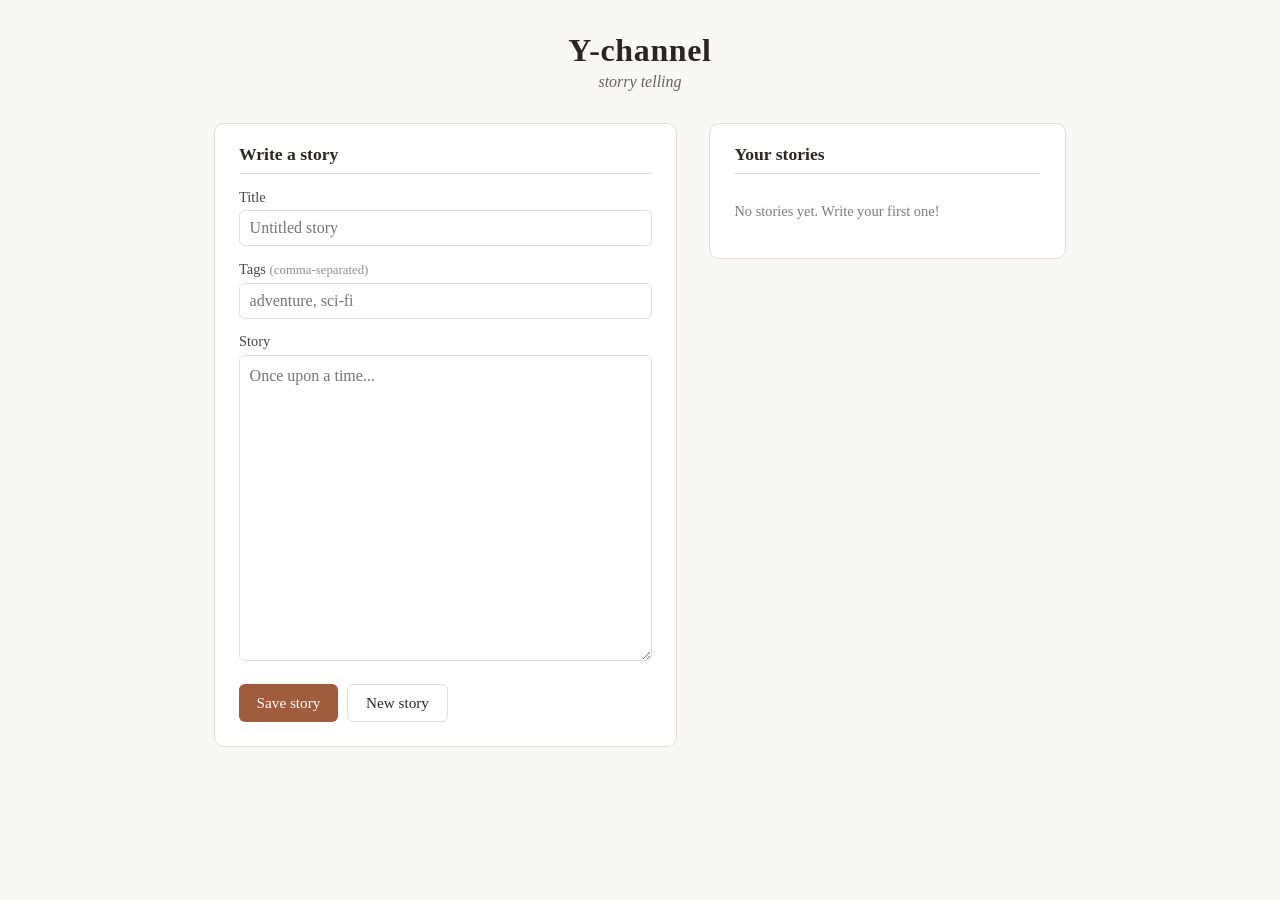
<file: index.html>
<!DOCTYPE html>
<html lang="en">
<head>
<meta charset="UTF-8">
<meta name="viewport" content="width=device-width, initial-scale=1.0">
<title>Y-channel — Story Creation</title>
<link rel="stylesheet" href="style.css">
</head>
<body>
  <header>
    <h1>Y-channel</h1>
    <p class="tagline">storry telling</p>
  </header>

  <main>
    <section class="editor" aria-labelledby="editor-heading">
      <h2 id="editor-heading">Write a story</h2>
      <form id="story-form">
        <input type="hidden" id="story-id">
        <label for="story-title">Title</label>
        <input type="text" id="story-title" placeholder="Untitled story" required>

        <label for="story-tags">Tags <span class="hint">(comma-separated)</span></label>
        <input type="text" id="story-tags" placeholder="adventure, sci-fi">

        <label for="story-body">Story</label>
        <textarea id="story-body" rows="12" placeholder="Once upon a time..." required></textarea>

        <div class="actions">
          <button type="submit" id="save-btn">Save story</button>
          <button type="button" id="new-btn">New story</button>
        </div>
      </form>
    </section>

    <section class="library" aria-labelledby="library-heading">
      <h2 id="library-heading">Your stories</h2>
      <ul id="story-list"></ul>
      <p id="empty-message" hidden>No stories yet. Write your first one!</p>
    </section>
  </main>

  <script src="script.js"></script>
</body>
</html>
</file>
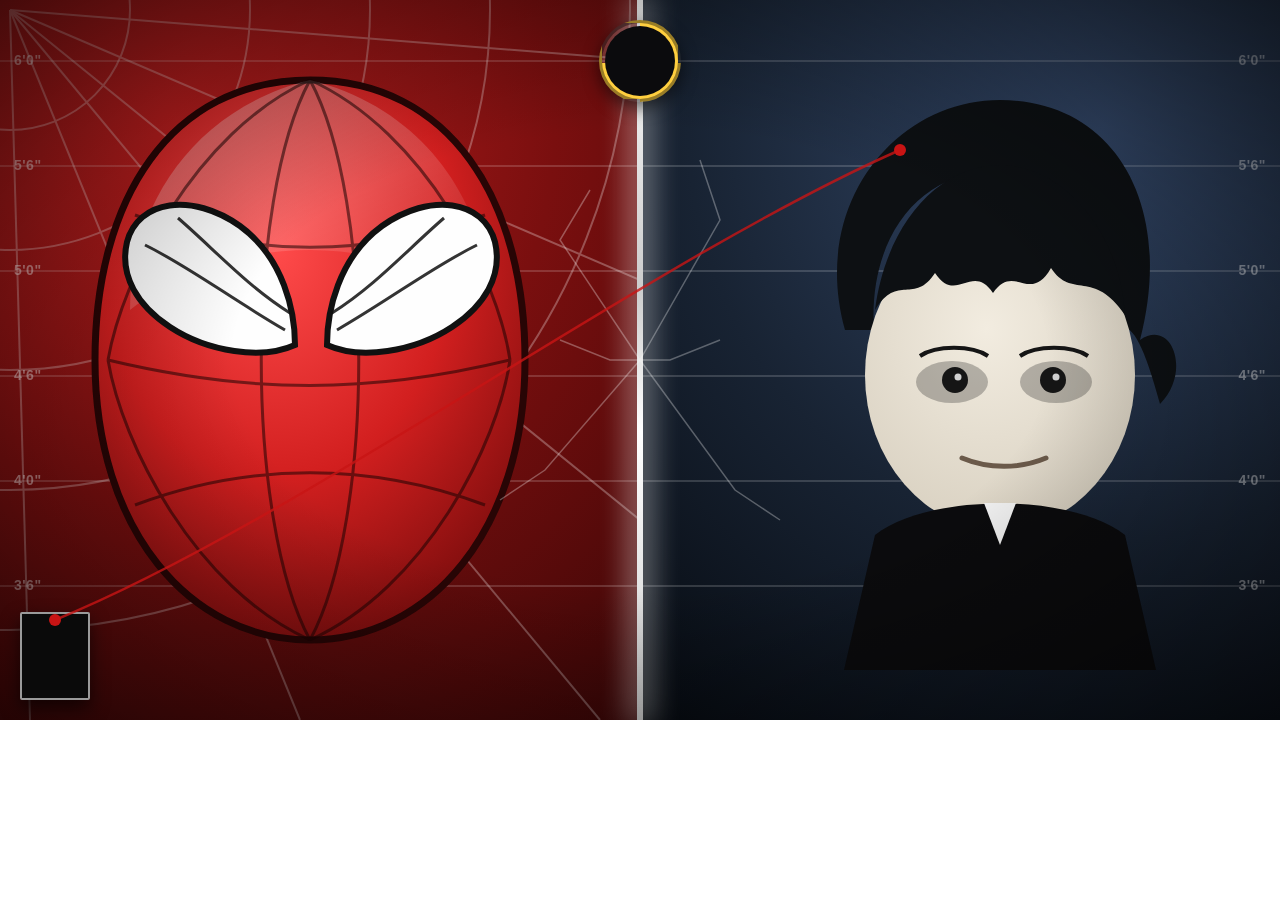
<file: assets/thumbnails/could-l-catch-spiderman-thumb-v2.html>
<!doctype html>
<html>
<head>
<meta charset="utf-8">
<style>
  html,body{margin:0;padding:0;}
  .frame{
    width:1280px;height:720px;position:relative;overflow:hidden;
    font-family:Arial,Helvetica,sans-serif;
    background:#050505;
  }
  .half{ position:absolute; top:0; width:640px; height:720px; overflow:hidden; }
  .left{ left:0; background:radial-gradient(circle at 28% 18%, #c21f1f 0%, #7a0f0f 50%, #3a0606 100%); }
  .right{ left:640px; background:radial-gradient(circle at 72% 18%, #34496b 0%, #182333 55%, #060a10 100%); }

  .ruler-line{ position:absolute; left:0; right:0; height:2px; background:rgba(255,255,255,0.16); }
  .ruler-label{
    position:absolute; left:14px; color:rgba(255,255,255,0.45); font-size:14px; font-weight:700;
    transform:translateY(-50%); letter-spacing:0.5px;
  }
  .right .ruler-label{ left:auto; right:14px; }

  .web{ position:absolute; inset:0; opacity:0.28; }

  .seam{
    position:absolute; left:637px; top:0; width:6px; height:720px;
    background:linear-gradient(to bottom, #fff, #ccc 40%, #fff 60%, #ccc 100%);
    box-shadow:0 0 30px 6px rgba(255,255,255,0.55);
    z-index:6;
  }

  .mask-wrap{ position:absolute; left:40px; top:50px; width:540px; height:620px; z-index:3; }
  .l-wrap{ position:absolute; right:20px; top:60px; width:540px; height:610px; z-index:3; }

  .vignette{
    position:absolute; inset:0; z-index:8; pointer-events:none;
    background:radial-gradient(ellipse at center, rgba(0,0,0,0) 45%, rgba(0,0,0,0.55) 100%);
  }
  .grain{ position:absolute; inset:0; z-index:9; opacity:0.06; mix-blend-mode:overlay; }

  .cracks{ position:absolute; inset:0; z-index:7; opacity:0.5; pointer-events:none; }

  .icon{
    position:absolute; left:20px; bottom:20px; z-index:10;
    width:66px; height:84px; background:#0a0a0a; border:2px solid #9a9a9a;
    border-radius:2px; box-shadow:0 8px 18px rgba(0,0,0,0.6);
  }
  .stat-ring{
    position:absolute; top:20px; left:50%; transform:translateX(-50%); z-index:12;
    width:76px; height:76px; border-radius:50%;
    background:conic-gradient(#ffcf3f 0% 74%, rgba(255,255,255,0.15) 74% 100%);
    box-shadow:0 6px 16px rgba(0,0,0,0.55);
    border:3px solid rgba(0,0,0,0.4);
  }
  .stat-ring-inner{
    position:absolute; inset:3px; border-radius:50%; background:#0b0b0d;
  }

  .thread{ position:absolute; inset:0; z-index:11; pointer-events:none; }
</style>
</head>
<body>
<div class="frame">

  <div class="half left">
    <svg class="web" viewBox="0 0 640 720" xmlns="http://www.w3.org/2000/svg">
      <g stroke="#ffffff" stroke-width="2" fill="none">
        <circle cx="10" cy="10" r="120"/><circle cx="10" cy="10" r="240"/><circle cx="10" cy="10" r="360"/><circle cx="10" cy="10" r="480"/><circle cx="10" cy="10" r="620"/>
        <line x1="10" y1="10" x2="640" y2="60"/>
        <line x1="10" y1="10" x2="640" y2="280"/>
        <line x1="10" y1="10" x2="640" y2="520"/>
        <line x1="10" y1="10" x2="600" y2="720"/>
        <line x1="10" y1="10" x2="300" y2="720"/>
        <line x1="10" y1="10" x2="30" y2="720"/>
      </g>
    </svg>

    <div class="ruler-line" style="top:60px"></div><div class="ruler-label" style="top:60px">6'0"</div>
    <div class="ruler-line" style="top:165px"></div><div class="ruler-label" style="top:165px">5'6"</div>
    <div class="ruler-line" style="top:270px"></div><div class="ruler-label" style="top:270px">5'0"</div>
    <div class="ruler-line" style="top:375px"></div><div class="ruler-label" style="top:375px">4'6"</div>
    <div class="ruler-line" style="top:480px"></div><div class="ruler-label" style="top:480px">4'0"</div>
    <div class="ruler-line" style="top:585px"></div><div class="ruler-label" style="top:585px">3'6"</div>

    <div class="mask-wrap">
      <svg viewBox="0 0 540 620" xmlns="http://www.w3.org/2000/svg">
        <defs>
          <radialGradient id="maskGrad" cx="42%" cy="30%" r="75%">
            <stop offset="0%" stop-color="#ff4b4b"/>
            <stop offset="55%" stop-color="#d21f1f"/>
            <stop offset="100%" stop-color="#7c0d0d"/>
          </radialGradient>
          <linearGradient id="gloss" x1="0" y1="0" x2="1" y2="1">
            <stop offset="0%" stop-color="#ffffff" stop-opacity="0.35"/>
            <stop offset="100%" stop-color="#ffffff" stop-opacity="0"/>
          </linearGradient>
        </defs>
        <path d="M270 30
                 C 130 30 55 150 55 310
                 C 55 480 150 590 270 590
                 C 390 590 485 480 485 310
                 C 485 150 410 30 270 30 Z"
              fill="url(#maskGrad)" stroke="#280505" stroke-width="7"/>
        <path d="M270 30 C 150 60 90 160 90 260 C 190 180 350 180 450 260 C 450 160 390 60 270 30 Z"
              fill="url(#gloss)"/>
        <g stroke="#1c0303" stroke-width="3" fill="none" opacity="0.55">
          <path d="M270 30 C 205 150 205 470 270 590"/>
          <path d="M270 30 C 335 150 335 470 270 590"/>
          <path d="M95 165 C 210 208 330 208 445 165"/>
          <path d="M68 310 C 210 344 330 344 470 310"/>
          <path d="M95 455 C 210 412 330 412 445 455"/>
          <path d="M270 30 C 155 82 82 228 68 310"/>
          <path d="M270 30 C 385 82 458 228 470 310"/>
          <path d="M270 590 C 155 538 82 394 68 310"/>
          <path d="M270 590 C 385 538 458 394 470 310"/>
        </g>
        <path d="M255 295
                 C 255 262 244 208 200 176
                 C 152 142 98 150 87 192
                 C 79 226 98 256 130 277
                 C 168 302 222 310 255 295 Z"
              fill="#fefefe" stroke="#111" stroke-width="6"/>
        <path d="M287 295
                 C 287 262 298 208 342 176
                 C 390 142 444 150 455 192
                 C 463 226 444 256 412 277
                 C 374 302 320 310 287 295 Z"
              fill="#fefefe" stroke="#111" stroke-width="6"/>
        <g stroke="#111" stroke-width="3" fill="none" opacity="0.85">
          <path d="M105 195 C 148 216 190 248 245 280"/>
          <path d="M138 168 C 175 200 207 236 250 263"/>
          <path d="M437 195 C 394 216 352 248 297 280"/>
          <path d="M404 168 C 367 200 335 236 292 263"/>
        </g>
      </svg>
    </div>
  </div>

  <div class="half right">
    <div class="ruler-line" style="top:60px"></div><div class="ruler-label" style="top:60px">6'0"</div>
    <div class="ruler-line" style="top:165px"></div><div class="ruler-label" style="top:165px">5'6"</div>
    <div class="ruler-line" style="top:270px"></div><div class="ruler-label" style="top:270px">5'0"</div>
    <div class="ruler-line" style="top:375px"></div><div class="ruler-label" style="top:375px">4'6"</div>
    <div class="ruler-line" style="top:480px"></div><div class="ruler-label" style="top:480px">4'0"</div>
    <div class="ruler-line" style="top:585px"></div><div class="ruler-label" style="top:585px">3'6"</div>

    <div class="l-wrap">
      <svg viewBox="0 0 540 610" xmlns="http://www.w3.org/2000/svg">
        <defs>
          <radialGradient id="faceGrad" cx="45%" cy="35%" r="70%">
            <stop offset="0%" stop-color="#f2ece0"/>
            <stop offset="100%" stop-color="#d8d0c0"/>
          </radialGradient>
        </defs>
        <path d="M125 270 C 90 145 175 40 280 40 C 395 40 455 145 420 280
                 C 452 258 472 312 440 344
                 C 420 270 408 258 388 270
                 C 400 185 348 112 274 112
                 C 196 112 148 182 154 270 Z"
              fill="#0d1013"/>
        <ellipse cx="280" cy="315" rx="135" ry="155" fill="url(#faceGrad)"/>
        <g fill="#0d1013">
          <path d="M155 250 C 166 165 218 105 280 105 C 342 105 400 170 405 255
                   C 373 208 352 240 331 208
                   C 310 245 294 202 273 233
                   C 252 202 236 245 215 213
                   C 194 245 178 213 155 250 Z"/>
        </g>
        <ellipse cx="232" cy="322" rx="36" ry="21" fill="#2a2a2a" opacity="0.30"/>
        <ellipse cx="336" cy="322" rx="36" ry="21" fill="#2a2a2a" opacity="0.30"/>
        <circle cx="235" cy="320" r="13" fill="#151515"/>
        <circle cx="333" cy="320" r="13" fill="#151515"/>
        <circle cx="238" cy="317" r="3.5" fill="#fff" opacity="0.8"/>
        <circle cx="336" cy="317" r="3.5" fill="#fff" opacity="0.8"/>
        <path d="M200 296 C 216 285 252 285 268 296" stroke="#151515" stroke-width="4" fill="none"/>
        <path d="M300 296 C 316 285 352 285 368 296" stroke="#151515" stroke-width="4" fill="none"/>
        <path d="M242 398 C 268 409 300 409 326 398" stroke="#6b5a4a" stroke-width="5" fill="none" stroke-linecap="round"/>
        <path d="M155 475 C 208 433 352 433 405 475 L 436 610 L 124 610 Z" fill="#0b0b0d"/>
        <path d="M264 443 L 280 485 L 296 443 Z" fill="#f2f2f2"/>
      </svg>
    </div>
  </div>

  <!-- detective-board red string linking the two case elements -->
  <svg class="thread" viewBox="0 0 1280 720" xmlns="http://www.w3.org/2000/svg">
    <circle cx="55" cy="620" r="6" fill="#c81414"/>
    <circle cx="900" cy="150" r="6" fill="#c81414"/>
    <path d="M55 620 C 300 520 650 260 900 150" stroke="#c81414" stroke-width="2.5" fill="none" opacity="0.8"/>
  </svg>

  <!-- fracture lines radiating from the seam, like the case cracking open -->
  <svg class="cracks" viewBox="0 0 1280 720" xmlns="http://www.w3.org/2000/svg">
    <g stroke="#ffffff" stroke-width="1.5" fill="none" opacity="0.6">
      <path d="M640 360 L 560 240 L 590 190"/>
      <path d="M640 360 L 720 220 L 700 160"/>
      <path d="M640 360 L 545 470 L 500 500"/>
      <path d="M640 360 L 735 490 L 780 520"/>
      <path d="M640 360 L 610 360 L 560 340"/>
      <path d="M640 360 L 670 360 L 720 340"/>
    </g>
  </svg>

  <div class="stat-ring"><div class="stat-ring-inner"></div></div>

  <div class="vignette"></div>
  <div class="seam"></div>
  <div class="icon"></div>

</div>
</body>
</html>
</file>
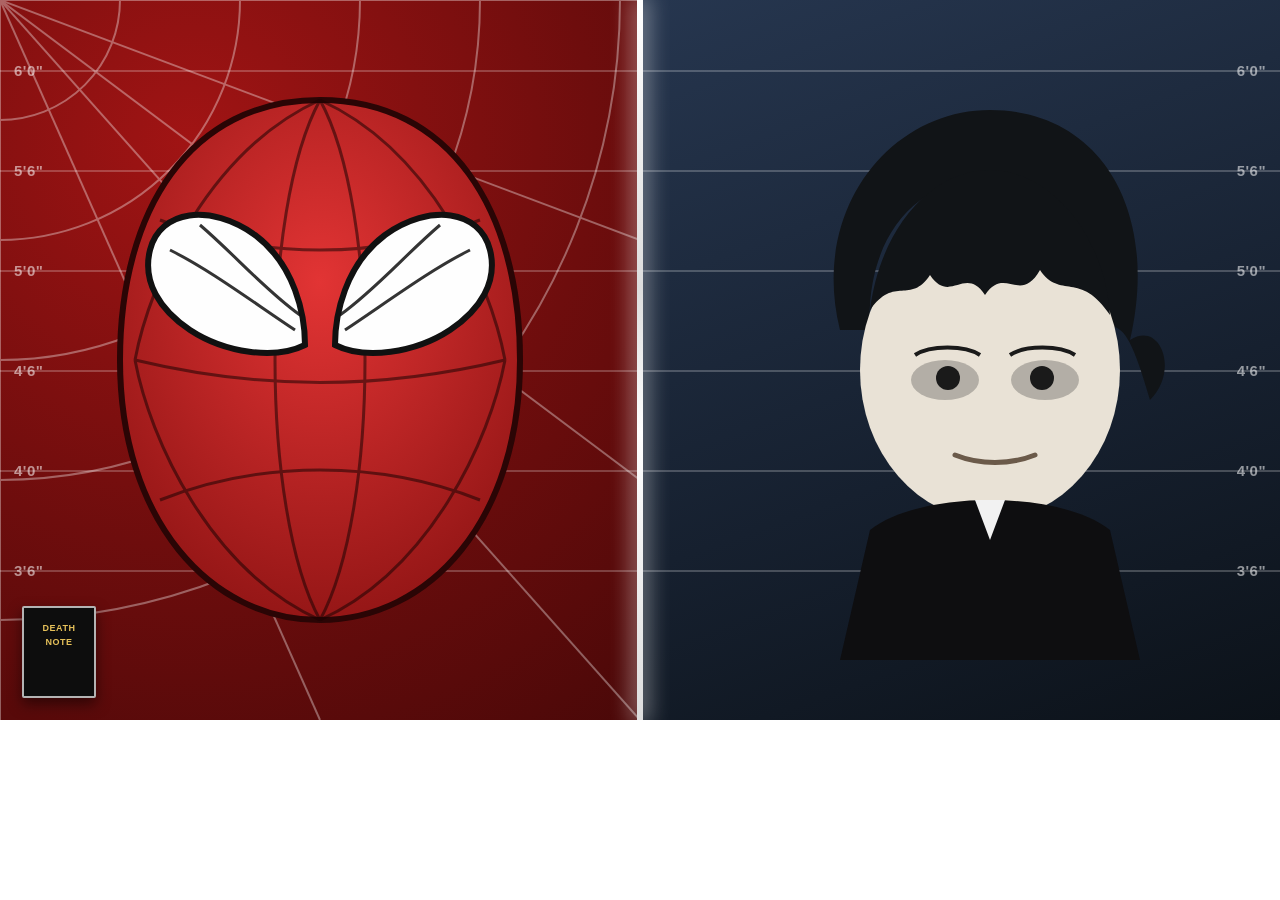
<file: assets/thumbnails/could-l-catch-spiderman-thumb.html>
<!doctype html>
<html>
<head>
<meta charset="utf-8">
<style>
  html,body{margin:0;padding:0;}
  .frame{
    width:1280px;height:720px;position:relative;overflow:hidden;
    font-family:Arial,Helvetica,sans-serif;
    background:#0a0a0a;
  }
  .half{
    position:absolute; top:0; width:640px; height:720px; overflow:hidden;
  }
  .left{ left:0; background:radial-gradient(circle at 30% 20%, #a11414 0%, #6e0d0d 55%, #4a0808 100%); }
  .right{ left:640px; background:linear-gradient(160deg, #26364f 0%, #16202f 60%, #0c1219 100%); }

  /* ruler / mugshot lines */
  .ruler-line{ position:absolute; left:0; right:0; height:2px; background:rgba(255,255,255,0.22); }
  .ruler-label{
    position:absolute; left:14px; color:rgba(255,255,255,0.55); font-size:15px; font-weight:700;
    transform:translateY(-50%); letter-spacing:0.5px;
  }
  .right .ruler-label{ left:auto; right:14px; }

  /* web pattern on left */
  .web{ position:absolute; inset:0; opacity:0.35; }

  /* center seam */
  .seam{
    position:absolute; left:637px; top:0; width:6px; height:720px;
    background:linear-gradient(to bottom, #fff, #ddd 40%, #fff 60%, #ddd 100%);
    box-shadow:0 0 22px 4px rgba(255,255,255,0.5);
    z-index:5;
  }

  /* spider mask */
  .mask-wrap{ position:absolute; left:60px; top:60px; width:520px; height:600px; }

  /* L portrait */
  .l-wrap{ position:absolute; right:40px; top:70px; width:520px; height:590px; }

  .badge{
    position:absolute; right:26px; bottom:22px; z-index:10;
    background:rgba(0,0,0,0.72); color:#fff; font-weight:800; font-size:26px;
    padding:6px 16px; border-radius:20px; letter-spacing:1px;
  }
  .icon{
    position:absolute; left:22px; bottom:22px; z-index:10;
    width:70px; height:88px; background:#0d0d0d; border:2px solid #b3b3b3;
    border-radius:2px; box-shadow:0 6px 14px rgba(0,0,0,0.5);
  }
  .icon:before{
    content:"DEATH\A NOTE"; white-space:pre; position:absolute; top:14px; left:0; right:0;
    text-align:center; color:#e6c15a; font-size:9px; font-weight:800; letter-spacing:0.5px; line-height:1.5;
  }
</style>
</head>
<body>
<div class="frame">

  <div class="half left">
    <svg class="web" viewBox="0 0 640 720" xmlns="http://www.w3.org/2000/svg">
      <g stroke="#ffffff" stroke-width="2" fill="none">
        <circle cx="0" cy="0" r="120"/><circle cx="0" cy="0" r="240"/><circle cx="0" cy="0" r="360"/><circle cx="0" cy="0" r="480"/><circle cx="0" cy="0" r="620"/>
        <line x1="0" y1="0" x2="640" y2="0"/>
        <line x1="0" y1="0" x2="640" y2="240"/>
        <line x1="0" y1="0" x2="640" y2="480"/>
        <line x1="0" y1="0" x2="640" y2="720"/>
        <line x1="0" y1="0" x2="320" y2="720"/>
        <line x1="0" y1="0" x2="0" y2="720"/>
      </g>
    </svg>

    <!-- ruler lines -->
    <div class="ruler-line" style="top:70px"></div><div class="ruler-label" style="top:70px">6'0"</div>
    <div class="ruler-line" style="top:170px"></div><div class="ruler-label" style="top:170px">5'6"</div>
    <div class="ruler-line" style="top:270px"></div><div class="ruler-label" style="top:270px">5'0"</div>
    <div class="ruler-line" style="top:370px"></div><div class="ruler-label" style="top:370px">4'6"</div>
    <div class="ruler-line" style="top:470px"></div><div class="ruler-label" style="top:470px">4'0"</div>
    <div class="ruler-line" style="top:570px"></div><div class="ruler-label" style="top:570px">3'6"</div>

    <div class="mask-wrap">
      <svg viewBox="0 0 520 600" xmlns="http://www.w3.org/2000/svg">
        <defs>
          <radialGradient id="maskGrad" cx="50%" cy="35%" r="70%">
            <stop offset="0%" stop-color="#e23434"/>
            <stop offset="100%" stop-color="#8f1414"/>
          </radialGradient>
        </defs>
        <!-- mask head shape -->
        <path d="M260 40
                 C 130 40 60 150 60 300
                 C 60 460 150 560 260 560
                 C 370 560 460 460 460 300
                 C 460 150 390 40 260 40 Z"
              fill="url(#maskGrad)" stroke="#2a0505" stroke-width="6"/>
        <!-- web lines over mask -->
        <g stroke="#1c0303" stroke-width="3" fill="none" opacity="0.55">
          <path d="M260 40 C 200 150 200 450 260 560"/>
          <path d="M260 40 C 320 150 320 450 260 560"/>
          <path d="M100 160 C 200 200 320 200 420 160"/>
          <path d="M75 300 C 200 330 320 330 445 300"/>
          <path d="M100 440 C 200 400 320 400 420 440"/>
          <path d="M260 40 C 150 90 90 220 75 300"/>
          <path d="M260 40 C 370 90 430 220 445 300"/>
          <path d="M260 560 C 150 510 90 380 75 300"/>
          <path d="M260 560 C 370 510 430 380 445 300"/>
        </g>
        <!-- eyes: classic pointed lens shape, wide at outer top, tapered at inner bottom -->
        <path d="M245 285
                 C 245 255 235 205 195 175
                 C 150 143 100 150 90 190
                 C 82 222 100 250 130 270
                 C 165 293 215 300 245 285 Z"
              fill="#fefefe" stroke="#111" stroke-width="6"/>
        <path d="M275 285
                 C 275 255 285 205 325 175
                 C 370 143 420 150 430 190
                 C 438 222 420 250 390 270
                 C 355 293 305 300 275 285 Z"
              fill="#fefefe" stroke="#111" stroke-width="6"/>
        <g stroke="#111" stroke-width="3" fill="none" opacity="0.85">
          <path d="M110 190 C 150 210 190 240 235 270"/>
          <path d="M140 165 C 175 195 205 230 240 255"/>
          <path d="M410 190 C 370 210 330 240 285 270"/>
          <path d="M380 165 C 345 195 315 230 280 255"/>
        </g>
      </svg>
    </div>
  </div>

  <div class="half right">
    <div class="ruler-line" style="top:70px"></div><div class="ruler-label" style="top:70px">6'0"</div>
    <div class="ruler-line" style="top:170px"></div><div class="ruler-label" style="top:170px">5'6"</div>
    <div class="ruler-line" style="top:270px"></div><div class="ruler-label" style="top:270px">5'0"</div>
    <div class="ruler-line" style="top:370px"></div><div class="ruler-label" style="top:370px">4'6"</div>
    <div class="ruler-line" style="top:470px"></div><div class="ruler-label" style="top:470px">4'0"</div>
    <div class="ruler-line" style="top:570px"></div><div class="ruler-label" style="top:570px">3'6"</div>

    <div class="l-wrap">
      <svg viewBox="0 0 520 590" xmlns="http://www.w3.org/2000/svg">
        <!-- hair back -->
        <path d="M120 260 C 90 140 170 40 270 40 C 380 40 440 140 410 270
                 C 440 250 460 300 430 330
                 C 410 260 400 250 380 260
                 C 390 180 340 110 265 110
                 C 190 110 145 175 150 260 Z"
              fill="#111417"/>
        <!-- face -->
        <ellipse cx="270" cy="300" rx="130" ry="150" fill="#e9e2d6"/>
        <!-- messy hair front spikes -->
        <g fill="#111417">
          <path d="M150 240 C 160 160 210 100 270 100 C 330 100 385 165 390 245
                   C 360 200 340 230 320 200
                   C 300 235 285 195 265 225
                   C 245 195 230 235 210 205
                   C 190 235 175 205 150 240 Z"/>
        </g>
        <!-- eyes: tired, dark circles -->
        <ellipse cx="225" cy="310" rx="34" ry="20" fill="#2a2a2a" opacity="0.28"/>
        <ellipse cx="325" cy="310" rx="34" ry="20" fill="#2a2a2a" opacity="0.28"/>
        <circle cx="228" cy="308" r="12" fill="#1a1a1a"/>
        <circle cx="322" cy="308" r="12" fill="#1a1a1a"/>
        <path d="M195 285 C 210 275 245 275 260 285" stroke="#1a1a1a" stroke-width="4" fill="none"/>
        <path d="M290 285 C 305 275 340 275 355 285" stroke="#1a1a1a" stroke-width="4" fill="none"/>
        <!-- flat mouth -->
        <path d="M235 385 C 260 395 290 395 315 385" stroke="#6b5a4a" stroke-width="5" fill="none" stroke-linecap="round"/>
        <!-- collar / suit hint -->
        <path d="M150 460 C 200 420 340 420 390 460 L 420 590 L 120 590 Z" fill="#0e0e10"/>
        <path d="M255 430 L 270 470 L 285 430 Z" fill="#f2f2f2"/>
      </svg>
    </div>
  </div>

  <div class="seam"></div>
  <div class="icon"></div>

</div>
</body>
</html>
</file>
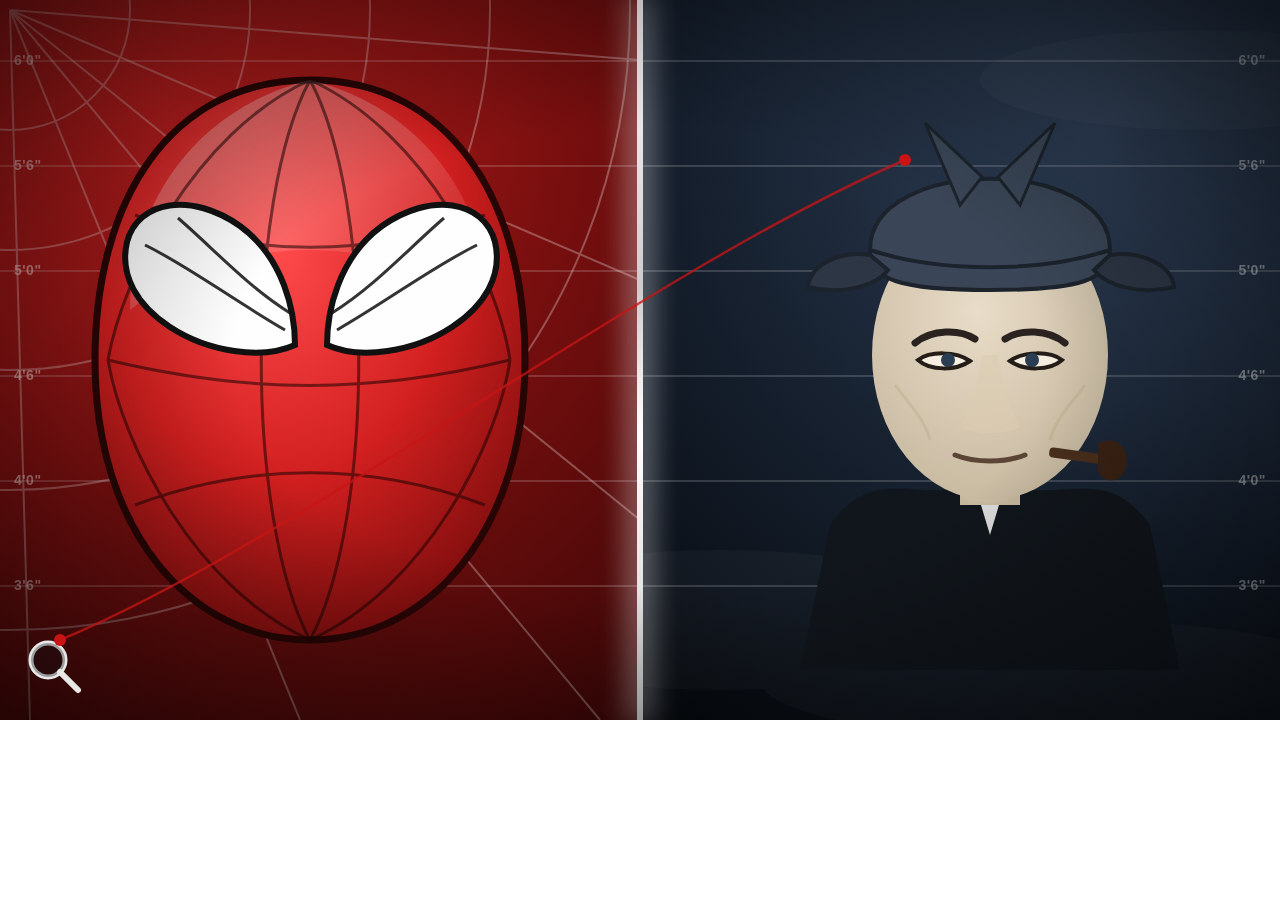
<file: assets/thumbnails/could-sherlock-holmes-catch-spiderman-thumb.html>
<!doctype html>
<html>
<head>
<meta charset="utf-8">
<style>
  html,body{margin:0;padding:0;}
  .frame{
    width:1280px;height:720px;position:relative;overflow:hidden;
    font-family:Arial,Helvetica,sans-serif;
    background:#050505;
  }
  .half{ position:absolute; top:0; width:640px; height:720px; overflow:hidden; }
  .left{ left:0; background:radial-gradient(circle at 28% 18%, #c21f1f 0%, #7a0f0f 50%, #3a0606 100%); }
  .right{ left:640px; background:radial-gradient(circle at 72% 18%, #2f4058 0%, #151f2d 55%, #05080c 100%); }

  .ruler-line{ position:absolute; left:0; right:0; height:2px; background:rgba(255,255,255,0.16); }
  .ruler-label{
    position:absolute; left:14px; color:rgba(255,255,255,0.45); font-size:14px; font-weight:700;
    transform:translateY(-50%); letter-spacing:0.5px;
  }
  .right .ruler-label{ left:auto; right:14px; }

  .web{ position:absolute; inset:0; opacity:0.28; }
  .fog{ position:absolute; inset:0; opacity:0.5; }

  .seam{
    position:absolute; left:637px; top:0; width:6px; height:720px;
    background:linear-gradient(to bottom, #fff, #ccc 40%, #fff 60%, #ccc 100%);
    box-shadow:0 0 30px 6px rgba(255,255,255,0.55);
    z-index:6;
  }

  .mask-wrap{ position:absolute; left:40px; top:50px; width:540px; height:620px; z-index:3; }
  .holmes-wrap{ position:absolute; right:20px; top:55px; width:540px; height:615px; z-index:3; }

  .vignette{
    position:absolute; inset:0; z-index:8; pointer-events:none;
    background:radial-gradient(ellipse at center, rgba(0,0,0,0) 45%, rgba(0,0,0,0.55) 100%);
  }

  .icon{
    position:absolute; left:22px; bottom:22px; z-index:10;
    width:64px; height:64px;
  }

  .thread{ position:absolute; inset:0; z-index:11; pointer-events:none; }
</style>
</head>
<body>
<div class="frame">

  <div class="half left">
    <svg class="web" viewBox="0 0 640 720" xmlns="http://www.w3.org/2000/svg">
      <g stroke="#ffffff" stroke-width="2" fill="none">
        <circle cx="10" cy="10" r="120"/><circle cx="10" cy="10" r="240"/><circle cx="10" cy="10" r="360"/><circle cx="10" cy="10" r="480"/><circle cx="10" cy="10" r="620"/>
        <line x1="10" y1="10" x2="640" y2="60"/>
        <line x1="10" y1="10" x2="640" y2="280"/>
        <line x1="10" y1="10" x2="640" y2="520"/>
        <line x1="10" y1="10" x2="600" y2="720"/>
        <line x1="10" y1="10" x2="300" y2="720"/>
        <line x1="10" y1="10" x2="30" y2="720"/>
      </g>
    </svg>

    <div class="ruler-line" style="top:60px"></div><div class="ruler-label" style="top:60px">6'0"</div>
    <div class="ruler-line" style="top:165px"></div><div class="ruler-label" style="top:165px">5'6"</div>
    <div class="ruler-line" style="top:270px"></div><div class="ruler-label" style="top:270px">5'0"</div>
    <div class="ruler-line" style="top:375px"></div><div class="ruler-label" style="top:375px">4'6"</div>
    <div class="ruler-line" style="top:480px"></div><div class="ruler-label" style="top:480px">4'0"</div>
    <div class="ruler-line" style="top:585px"></div><div class="ruler-label" style="top:585px">3'6"</div>

    <div class="mask-wrap">
      <svg viewBox="0 0 540 620" xmlns="http://www.w3.org/2000/svg">
        <defs>
          <radialGradient id="maskGrad" cx="42%" cy="30%" r="75%">
            <stop offset="0%" stop-color="#ff4b4b"/>
            <stop offset="55%" stop-color="#d21f1f"/>
            <stop offset="100%" stop-color="#7c0d0d"/>
          </radialGradient>
          <linearGradient id="gloss" x1="0" y1="0" x2="1" y2="1">
            <stop offset="0%" stop-color="#ffffff" stop-opacity="0.35"/>
            <stop offset="100%" stop-color="#ffffff" stop-opacity="0"/>
          </linearGradient>
        </defs>
        <path d="M270 30
                 C 130 30 55 150 55 310
                 C 55 480 150 590 270 590
                 C 390 590 485 480 485 310
                 C 485 150 410 30 270 30 Z"
              fill="url(#maskGrad)" stroke="#280505" stroke-width="7"/>
        <path d="M270 30 C 150 60 90 160 90 260 C 190 180 350 180 450 260 C 450 160 390 60 270 30 Z"
              fill="url(#gloss)"/>
        <g stroke="#1c0303" stroke-width="3" fill="none" opacity="0.55">
          <path d="M270 30 C 205 150 205 470 270 590"/>
          <path d="M270 30 C 335 150 335 470 270 590"/>
          <path d="M95 165 C 210 208 330 208 445 165"/>
          <path d="M68 310 C 210 344 330 344 470 310"/>
          <path d="M95 455 C 210 412 330 412 445 455"/>
          <path d="M270 30 C 155 82 82 228 68 310"/>
          <path d="M270 30 C 385 82 458 228 470 310"/>
          <path d="M270 590 C 155 538 82 394 68 310"/>
          <path d="M270 590 C 385 538 458 394 470 310"/>
        </g>
        <path d="M255 295
                 C 255 262 244 208 200 176
                 C 152 142 98 150 87 192
                 C 79 226 98 256 130 277
                 C 168 302 222 310 255 295 Z"
              fill="#fefefe" stroke="#111" stroke-width="6"/>
        <path d="M287 295
                 C 287 262 298 208 342 176
                 C 390 142 444 150 455 192
                 C 463 226 444 256 412 277
                 C 374 302 320 310 287 295 Z"
              fill="#fefefe" stroke="#111" stroke-width="6"/>
        <g stroke="#111" stroke-width="3" fill="none" opacity="0.85">
          <path d="M105 195 C 148 216 190 248 245 280"/>
          <path d="M138 168 C 175 200 207 236 250 263"/>
          <path d="M437 195 C 394 216 352 248 297 280"/>
          <path d="M404 168 C 367 200 335 236 292 263"/>
        </g>
      </svg>
    </div>
  </div>

  <div class="half right">
    <svg class="fog" viewBox="0 0 640 720" xmlns="http://www.w3.org/2000/svg">
      <g fill="#ffffff" opacity="0.06">
        <ellipse cx="80" cy="620" rx="260" ry="70"/>
        <ellipse cx="420" cy="680" rx="300" ry="60"/>
        <ellipse cx="560" cy="80" rx="220" ry="50"/>
      </g>
    </svg>

    <div class="ruler-line" style="top:60px"></div><div class="ruler-label" style="top:60px">6'0"</div>
    <div class="ruler-line" style="top:165px"></div><div class="ruler-label" style="top:165px">5'6"</div>
    <div class="ruler-line" style="top:270px"></div><div class="ruler-label" style="top:270px">5'0"</div>
    <div class="ruler-line" style="top:375px"></div><div class="ruler-label" style="top:375px">4'6"</div>
    <div class="ruler-line" style="top:480px"></div><div class="ruler-label" style="top:480px">4'0"</div>
    <div class="ruler-line" style="top:585px"></div><div class="ruler-label" style="top:585px">3'6"</div>

    <div class="holmes-wrap">
      <svg viewBox="0 0 540 615" xmlns="http://www.w3.org/2000/svg">
        <defs>
          <radialGradient id="faceGrad2" cx="45%" cy="35%" r="70%">
            <stop offset="0%" stop-color="#e9dcc8"/>
            <stop offset="100%" stop-color="#c6b89e"/>
          </radialGradient>
        </defs>

        <!-- popped coat/cape collar -->
        <path d="M110 470 C 160 400 210 460 270 420 C 330 460 380 400 430 470
                 L 460 615 L 80 615 Z" fill="#11161c"/>
        <path d="M255 430 L 270 480 L 285 430 Z" fill="#dcdcdc"/>

        <!-- neck -->
        <rect x="240" y="380" width="60" height="70" fill="url(#faceGrad2)"/>

        <!-- face -->
        <ellipse cx="270" cy="300" rx="118" ry="145" fill="url(#faceGrad2)"/>

        <!-- deerstalker hat: crown -->
        <path d="M150 195 C 150 100 390 100 390 195 C 390 225 360 235 270 235 C 180 235 150 225 150 195 Z"
              fill="#3a4657" stroke="#1c232c" stroke-width="4"/>
        <!-- front brim -->
        <path d="M150 200 C 120 195 90 210 88 232 C 120 240 155 232 168 215 Z"
              fill="#2c3644" stroke="#1c232c" stroke-width="4"/>
        <!-- back brim -->
        <path d="M390 200 C 420 195 452 210 454 232 C 422 240 388 232 374 215 Z"
              fill="#2c3644" stroke="#1c232c" stroke-width="4"/>
        <!-- ear flaps tied on top -->
        <path d="M240 150 L 205 68 L 262 122 Z" fill="#3a4657" stroke="#1c232c" stroke-width="3"/>
        <path d="M300 150 L 335 68 L 278 122 Z" fill="#3a4657" stroke="#1c232c" stroke-width="3"/>
        <!-- hat band -->
        <path d="M150 195 C 220 218 320 218 390 195" stroke="#1c232c" stroke-width="4" fill="none"/>

        <!-- strong eyebrows -->
        <path d="M195 288 C 212 274 240 274 255 284" stroke="#2a2320" stroke-width="7" fill="none" stroke-linecap="round"/>
        <path d="M285 284 C 300 274 328 274 345 288" stroke="#2a2320" stroke-width="7" fill="none" stroke-linecap="round"/>

        <!-- sharp intense eyes -->
        <path d="M198 305 C 210 296 236 296 250 306 C 236 316 210 316 198 305 Z" fill="#f4ede0" stroke="#241d18" stroke-width="4"/>
        <path d="M290 306 C 304 296 330 296 342 305 C 330 316 304 316 290 306 Z" fill="#f4ede0" stroke="#241d18" stroke-width="4"/>
        <circle cx="228" cy="305" r="7" fill="#2b3d52"/>
        <circle cx="312" cy="305" r="7" fill="#2b3d52"/>

        <!-- aquiline nose -->
        <path d="M262 300 C 258 330 250 355 240 372 C 255 380 285 380 300 372 C 290 355 282 330 278 300 Z"
              fill="#dccdb2" opacity="0.55"/>

        <!-- sharp cheekbone shading -->
        <path d="M175 330 C 190 350 205 365 210 385" stroke="#b8a888" stroke-width="3" fill="none" opacity="0.4"/>
        <path d="M365 330 C 350 350 335 365 330 385" stroke="#b8a888" stroke-width="3" fill="none" opacity="0.4"/>

        <!-- thin firm mouth -->
        <path d="M235 400 C 255 408 285 408 305 400" stroke="#5c4536" stroke-width="5" fill="none" stroke-linecap="round"/>

        <!-- pipe -->
        <g>
          <rect x="330" y="392" width="55" height="10" rx="4" fill="#4a2f1c" transform="rotate(8 330 392)"/>
          <path d="M378 388 C 396 380 410 392 406 412 C 402 428 384 430 378 416 Z" fill="#3a2214"/>
        </g>
      </svg>
    </div>
  </div>

  <!-- detective-board thread linking the two case elements -->
  <svg class="thread" viewBox="0 0 1280 720" xmlns="http://www.w3.org/2000/svg">
    <circle cx="60" cy="640" r="6" fill="#c81414"/>
    <circle cx="905" cy="160" r="6" fill="#c81414"/>
    <path d="M60 640 C 300 540 650 270 905 160" stroke="#c81414" stroke-width="2.5" fill="none" opacity="0.75"/>
  </svg>

  <!-- magnifying glass icon, bottom-left, replaces the Death Note book from the L episode -->
  <svg class="icon" viewBox="0 0 64 64" xmlns="http://www.w3.org/2000/svg">
    <circle cx="26" cy="26" r="17" fill="none" stroke="#e8e8e8" stroke-width="5"/>
    <circle cx="26" cy="26" r="17" fill="#0d1015" opacity="0.35"/>
    <line x1="38" y1="38" x2="56" y2="56" stroke="#e8e8e8" stroke-width="6" stroke-linecap="round"/>
  </svg>

  <div class="vignette"></div>
  <div class="seam"></div>

</div>
</body>
</html>
</file>
<file: style.css>
:root {
  color-scheme: light dark;
  --bg: #faf8f5;
  --fg: #2b2621;
  --accent: #a15c3e;
  --card: #ffffff;
  --border: #e3ddd4;
}

@media (prefers-color-scheme: dark) {
  :root {
    --bg: #1c1a18;
    --fg: #ece7e0;
    --accent: #d6885f;
    --card: #262320;
    --border: #3a352f;
  }
}

* { box-sizing: border-box; }

body {
  margin: 0;
  font-family: Georgia, 'Times New Roman', serif;
  background: var(--bg);
  color: var(--fg);
}

header {
  padding: 2rem 1.5rem 1rem;
  text-align: center;
}

header h1 {
  margin: 0;
  letter-spacing: 0.02em;
}

.tagline {
  margin: 0.25rem 0 0;
  font-style: italic;
  opacity: 0.7;
}

main {
  max-width: 900px;
  margin: 0 auto;
  padding: 1rem 1.5rem 3rem;
  display: grid;
  gap: 2rem;
  grid-template-columns: 1fr;
}

@media (min-width: 800px) {
  main {
    grid-template-columns: 1.3fr 1fr;
    align-items: start;
  }
}

section {
  background: var(--card);
  border: 1px solid var(--border);
  border-radius: 10px;
  padding: 1.25rem 1.5rem 1.5rem;
}

h2 {
  margin-top: 0;
  font-size: 1.1rem;
  border-bottom: 1px solid var(--border);
  padding-bottom: 0.5rem;
}

label {
  display: block;
  margin: 0.9rem 0 0.3rem;
  font-size: 0.9rem;
  opacity: 0.85;
}

.hint {
  font-weight: normal;
  opacity: 0.6;
  font-size: 0.8rem;
}

input[type="text"],
textarea {
  width: 100%;
  padding: 0.5rem 0.6rem;
  border: 1px solid var(--border);
  border-radius: 6px;
  background: transparent;
  color: var(--fg);
  font-family: inherit;
  font-size: 1rem;
}

textarea {
  resize: vertical;
  line-height: 1.5;
}

.actions {
  margin-top: 1.2rem;
  display: flex;
  gap: 0.6rem;
}

button {
  cursor: pointer;
  border: none;
  border-radius: 6px;
  padding: 0.55rem 1.1rem;
  font-size: 0.95rem;
  font-family: inherit;
}

#save-btn {
  background: var(--accent);
  color: #fff;
}

#new-btn {
  background: transparent;
  border: 1px solid var(--border);
  color: var(--fg);
}

#story-list {
  list-style: none;
  margin: 0;
  padding: 0;
  display: grid;
  gap: 0.75rem;
}

.story-card {
  border: 1px solid var(--border);
  border-radius: 8px;
  padding: 0.75rem 1rem;
}

.story-card h3 {
  margin: 0 0 0.25rem;
  font-size: 1rem;
}

.story-card .tags {
  font-size: 0.8rem;
  opacity: 0.65;
  margin-bottom: 0.4rem;
}

.story-card .excerpt {
  font-size: 0.9rem;
  opacity: 0.85;
  margin: 0 0 0.6rem;
  white-space: pre-wrap;
}

.story-card .card-actions {
  display: flex;
  gap: 0.5rem;
}

.story-card button {
  background: transparent;
  border: 1px solid var(--border);
  color: var(--fg);
  padding: 0.3rem 0.7rem;
  font-size: 0.8rem;
}

.story-card button.delete {
  color: #b3432e;
  border-color: #b3432e55;
}

#empty-message {
  opacity: 0.6;
  font-size: 0.9rem;
}
</file>
